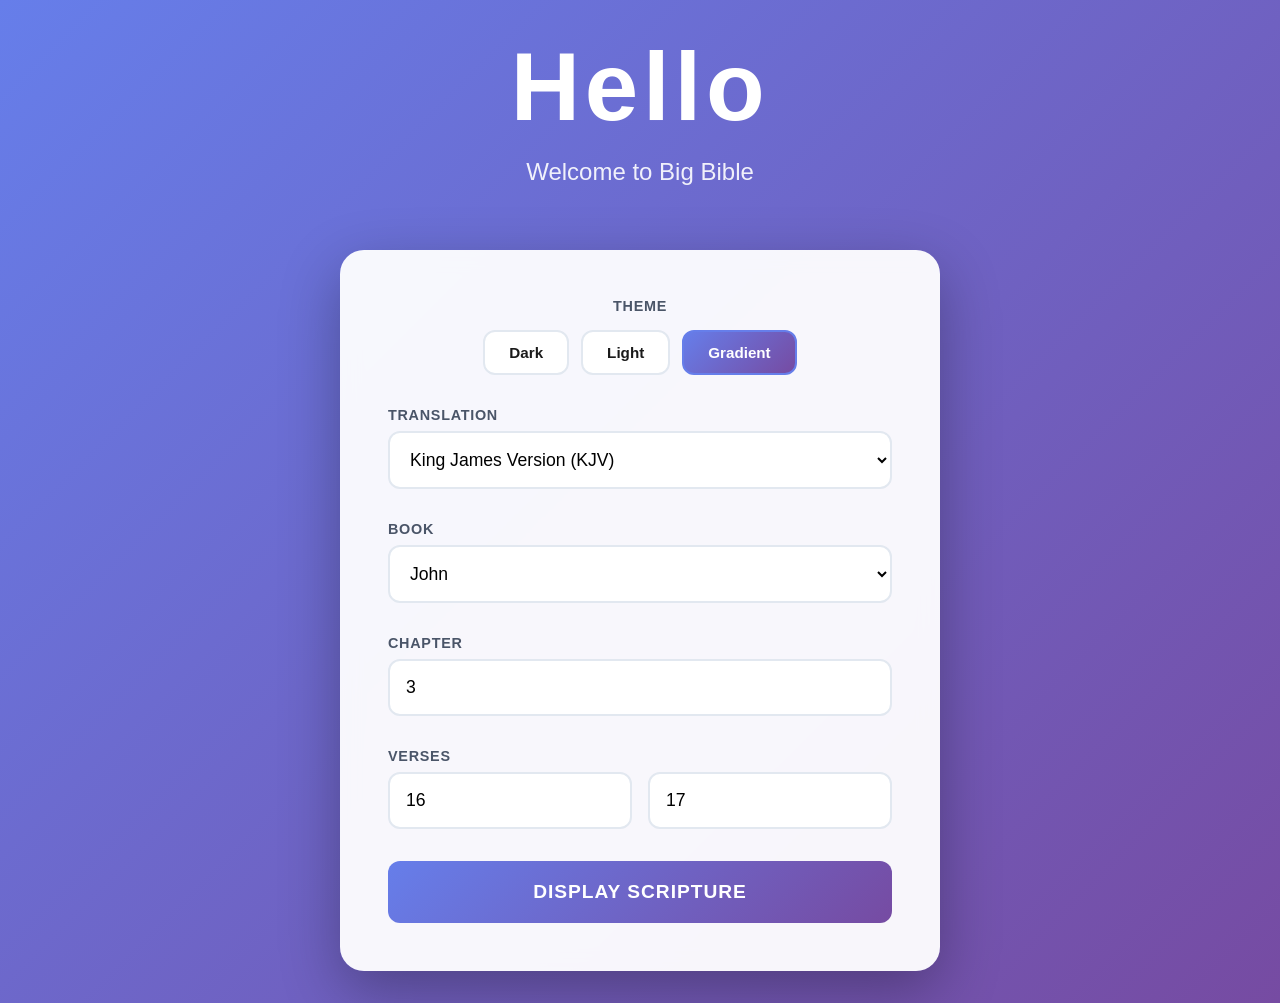
<file: index.html>
<!DOCTYPE html>
<html lang="en">
<head>
    <meta charset="UTF-8">
    <meta name="viewport" content="width=device-width, initial-scale=1.0">
    <meta name="description" content="A beautiful Bible verse projector for displaying scripture in presentations and worship services">
    <meta name="keywords" content="bible, scripture, projector, verses, worship">
    <title>Big Bible - Scripture Projector</title>
    <link rel="stylesheet" href="styles.css">
</head>
<body class="gradient-mode">
    <!-- Home Page -->
    <main class="home-page" id="homePage">
        <div class="hero">
            <h1>Hello</h1>
            <p>Welcome to Big Bible</p>
        </div>

        <div class="selection-card">
            <!-- Theme Selector -->
            <div class="theme-selector">
                <span class="theme-label">Theme</span>
                <div class="theme-buttons" role="group" aria-label="Theme selection">
                    <button type="button" class="theme-btn" data-theme="dark-mode" aria-label="Dark theme">Dark</button>
                    <button type="button" class="theme-btn" data-theme="light-mode" aria-label="Light theme">Light</button>
                    <button type="button" class="theme-btn active" data-theme="gradient-mode" aria-label="Gradient theme">Gradient</button>
                </div>
            </div>

            <!-- Scripture Selection Form -->
            <form id="bibleForm" aria-label="Scripture selection form">
                <div class="form-group">
                    <label for="translation">Translation</label>
                    <select id="translation" required aria-required="true">
                        <optgroup label="Popular Translations">
                            <option value="de4e12af7f28f599-02">New International Version (NIV)</option>
                            <option value="f421fe261da7624f-01">English Standard Version (ESV)</option>
                            <option value="7142879509583d59-01">New Living Translation (NLT)</option>
                            <option value="de4e12af7f28f599-01" selected>King James Version (KJV)</option>
                            <option value="2bcf7795d310e29c-01">New King James Version (NKJV)</option>
                            <option value="01b29f4b342acc35-01">Christian Standard Bible (CSB)</option>
                            <option value="65eec8e0b60e656b-01">New American Standard Bible (NASB)</option>
                        </optgroup>
                        <optgroup label="Free Translations">
                            <option value="9879dbb7cfe39e4d-01">World English Bible (WEB)</option>
                            <option value="bba9f40183526463-01">American Standard Version (ASV)</option>
                            <option value="06125adad2d5898a-01">Bible in Basic English (BBE)</option>
                        </optgroup>
                    </select>
                </div>

                <div class="form-group">
                    <label for="book">Book</label>
                    <select id="book" required aria-required="true">
                        <!-- Old Testament -->
                        <optgroup label="Old Testament">
                            <option value="Genesis">Genesis</option>
                            <option value="Exodus">Exodus</option>
                            <option value="Leviticus">Leviticus</option>
                            <option value="Numbers">Numbers</option>
                            <option value="Deuteronomy">Deuteronomy</option>
                            <option value="Joshua">Joshua</option>
                            <option value="Judges">Judges</option>
                            <option value="Ruth">Ruth</option>
                            <option value="1Samuel">1 Samuel</option>
                            <option value="2Samuel">2 Samuel</option>
                            <option value="1Kings">1 Kings</option>
                            <option value="2Kings">2 Kings</option>
                            <option value="1Chronicles">1 Chronicles</option>
                            <option value="2Chronicles">2 Chronicles</option>
                            <option value="Ezra">Ezra</option>
                            <option value="Nehemiah">Nehemiah</option>
                            <option value="Esther">Esther</option>
                            <option value="Job">Job</option>
                            <option value="Psalms">Psalms</option>
                            <option value="Proverbs">Proverbs</option>
                            <option value="Ecclesiastes">Ecclesiastes</option>
                            <option value="SongofSolomon">Song of Solomon</option>
                            <option value="Isaiah">Isaiah</option>
                            <option value="Jeremiah">Jeremiah</option>
                            <option value="Lamentations">Lamentations</option>
                            <option value="Ezekiel">Ezekiel</option>
                            <option value="Daniel">Daniel</option>
                            <option value="Hosea">Hosea</option>
                            <option value="Joel">Joel</option>
                            <option value="Amos">Amos</option>
                            <option value="Obadiah">Obadiah</option>
                            <option value="Jonah">Jonah</option>
                            <option value="Micah">Micah</option>
                            <option value="Nahum">Nahum</option>
                            <option value="Habakkuk">Habakkuk</option>
                            <option value="Zephaniah">Zephaniah</option>
                            <option value="Haggai">Haggai</option>
                            <option value="Zechariah">Zechariah</option>
                            <option value="Malachi">Malachi</option>
                        </optgroup>

                        <!-- New Testament -->
                        <optgroup label="New Testament">
                            <option value="Matthew">Matthew</option>
                            <option value="Mark">Mark</option>
                            <option value="Luke">Luke</option>
                            <option value="John" selected>John</option>
                            <option value="Acts">Acts</option>
                            <option value="Romans">Romans</option>
                            <option value="1Corinthians">1 Corinthians</option>
                            <option value="2Corinthians">2 Corinthians</option>
                            <option value="Galatians">Galatians</option>
                            <option value="Ephesians">Ephesians</option>
                            <option value="Philippians">Philippians</option>
                            <option value="Colossians">Colossians</option>
                            <option value="1Thessalonians">1 Thessalonians</option>
                            <option value="2Thessalonians">2 Thessalonians</option>
                            <option value="1Timothy">1 Timothy</option>
                            <option value="2Timothy">2 Timothy</option>
                            <option value="Titus">Titus</option>
                            <option value="Philemon">Philemon</option>
                            <option value="Hebrews">Hebrews</option>
                            <option value="James">James</option>
                            <option value="1Peter">1 Peter</option>
                            <option value="2Peter">2 Peter</option>
                            <option value="1John">1 John</option>
                            <option value="2John">2 John</option>
                            <option value="3John">3 John</option>
                            <option value="Jude">Jude</option>
                            <option value="Revelation">Revelation</option>
                        </optgroup>
                    </select>
                </div>

                <div class="form-group">
                    <label for="chapter">Chapter</label>
                    <input type="number" id="chapter" min="1" value="3" required aria-required="true">
                </div>

                <div class="form-group">
                    <label>Verses</label>
                    <div class="verse-inputs">
                        <input type="number" id="verseStart" placeholder="From" min="1" value="16" required aria-required="true" aria-label="Starting verse">
                        <input type="number" id="verseEnd" placeholder="To" min="1" value="17" required aria-required="true" aria-label="Ending verse">
                    </div>
                </div>

                <button type="submit" class="submit-btn">Display Scripture</button>
            </form>
        </div>
    </main>

    <!-- Reader Page -->
    <div class="reader-page" id="readerPage" role="main" aria-live="polite">
        <div class="verse-container-wrapper">
            <div id="verseContainer" aria-live="polite" aria-atomic="true"></div>
        </div>

        <nav class="controls" aria-label="Scripture navigation and formatting controls">
            <button class="nav-btn" id="prevBtn" aria-label="Previous verse">
                <span aria-hidden="true">←</span> Previous
            </button>

            <div class="formatting-controls" role="group" aria-label="Text formatting controls">
                <div class="control-group">
                    <label class="control-label" for="fontSizeSlider">Font Size</label>
                    <div class="slider-container">
                        <input
                            type="range"
                            min="2"
                            max="6"
                            step="0.5"
                            value="4.5"
                            class="slider"
                            id="fontSizeSlider"
                            aria-label="Adjust font size"
                            aria-valuemin="2"
                            aria-valuemax="6"
                            aria-valuenow="4.5"
                        >
                        <span class="slider-value" id="fontSizeValue" aria-live="polite">4.5rem</span>
                    </div>
                </div>
                <div class="control-group">
                    <label class="control-label" for="fontWeightSlider">Font Weight</label>
                    <div class="slider-container">
                        <input
                            type="range"
                            min="100"
                            max="900"
                            step="100"
                            value="900"
                            class="slider"
                            id="fontWeightSlider"
                            aria-label="Adjust font weight"
                            aria-valuemin="100"
                            aria-valuemax="900"
                            aria-valuenow="900"
                        >
                        <span class="slider-value" id="fontWeightValue" aria-live="polite">900</span>
                    </div>
                </div>
            </div>

            <button class="nav-btn" id="nextBtn" aria-label="Next verse">
                Next <span aria-hidden="true">→</span>
            </button>

            <button class="nav-btn" id="homeBtn" aria-label="Return to home">Home</button>
            <button class="nav-btn presenter-btn" id="presenterBtn" aria-label="Start presenter mode">Presenter Mode</button>
        </nav>

        <!-- Horizontal Scripture Selector for Presenter Mode -->
        <div class="presenter-scripture-selector" id="presenterScriptureSelector">
            <form id="presenterForm" class="horizontal-form">
                <select id="presenterTranslation" class="compact-select" aria-label="Select translation">
                    <optgroup label="Popular">
                        <option value="de4e12af7f28f599-02">NIV</option>
                        <option value="f421fe261da7624f-01">ESV</option>
                        <option value="7142879509583d59-01">NLT</option>
                        <option value="de4e12af7f28f599-01" selected>KJV</option>
                        <option value="2bcf7795d310e29c-01">NKJV</option>
                        <option value="01b29f4b342acc35-01">CSB</option>
                        <option value="65eec8e0b60e656b-01">NASB</option>
                    </optgroup>
                    <optgroup label="Free">
                        <option value="9879dbb7cfe39e4d-01">WEB</option>
                        <option value="bba9f40183526463-01">ASV</option>
                        <option value="06125adad2d5898a-01">BBE</option>
                    </optgroup>
                </select>

                <select id="presenterBook" class="compact-select" aria-label="Select book">
                    <option value="Genesis">Genesis</option>
                    <option value="Exodus">Exodus</option>
                    <option value="Leviticus">Leviticus</option>
                    <option value="Numbers">Numbers</option>
                    <option value="Deuteronomy">Deuteronomy</option>
                    <option value="Joshua">Joshua</option>
                    <option value="Judges">Judges</option>
                    <option value="Ruth">Ruth</option>
                    <option value="1Samuel">1 Samuel</option>
                    <option value="2Samuel">2 Samuel</option>
                    <option value="1Kings">1 Kings</option>
                    <option value="2Kings">2 Kings</option>
                    <option value="1Chronicles">1 Chronicles</option>
                    <option value="2Chronicles">2 Chronicles</option>
                    <option value="Ezra">Ezra</option>
                    <option value="Nehemiah">Nehemiah</option>
                    <option value="Esther">Esther</option>
                    <option value="Job">Job</option>
                    <option value="Psalms">Psalms</option>
                    <option value="Proverbs">Proverbs</option>
                    <option value="Ecclesiastes">Ecclesiastes</option>
                    <option value="SongofSolomon">Song of Solomon</option>
                    <option value="Isaiah">Isaiah</option>
                    <option value="Jeremiah">Jeremiah</option>
                    <option value="Lamentations">Lamentations</option>
                    <option value="Ezekiel">Ezekiel</option>
                    <option value="Daniel">Daniel</option>
                    <option value="Hosea">Hosea</option>
                    <option value="Joel">Joel</option>
                    <option value="Amos">Amos</option>
                    <option value="Obadiah">Obadiah</option>
                    <option value="Jonah">Jonah</option>
                    <option value="Micah">Micah</option>
                    <option value="Nahum">Nahum</option>
                    <option value="Habakkuk">Habakkuk</option>
                    <option value="Zephaniah">Zephaniah</option>
                    <option value="Haggai">Haggai</option>
                    <option value="Zechariah">Zechariah</option>
                    <option value="Malachi">Malachi</option>
                    <option value="Matthew">Matthew</option>
                    <option value="Mark">Mark</option>
                    <option value="Luke">Luke</option>
                    <option value="John" selected>John</option>
                    <option value="Acts">Acts</option>
                    <option value="Romans">Romans</option>
                    <option value="1Corinthians">1 Corinthians</option>
                    <option value="2Corinthians">2 Corinthians</option>
                    <option value="Galatians">Galatians</option>
                    <option value="Ephesians">Ephesians</option>
                    <option value="Philippians">Philippians</option>
                    <option value="Colossians">Colossians</option>
                    <option value="1Thessalonians">1 Thessalonians</option>
                    <option value="2Thessalonians">2 Thessalonians</option>
                    <option value="1Timothy">1 Timothy</option>
                    <option value="2Timothy">2 Timothy</option>
                    <option value="Titus">Titus</option>
                    <option value="Philemon">Philemon</option>
                    <option value="Hebrews">Hebrews</option>
                    <option value="James">James</option>
                    <option value="1Peter">1 Peter</option>
                    <option value="2Peter">2 Peter</option>
                    <option value="1John">1 John</option>
                    <option value="2John">2 John</option>
                    <option value="3John">3 John</option>
                    <option value="Jude">Jude</option>
                    <option value="Revelation">Revelation</option>
                </select>

                <input type="number" id="presenterChapter" placeholder="Ch" min="1" value="3" class="compact-input" aria-label="Chapter">
                <input type="number" id="presenterVerseStart" placeholder="V" min="1" value="16" class="compact-input" aria-label="Starting verse">
                <span style="color: rgba(255,255,255,0.5); font-size: 0.85rem;">-</span>
                <input type="number" id="presenterVerseEnd" placeholder="V" min="1" value="17" class="compact-input" aria-label="Ending verse">

                <button type="submit" class="compact-btn">Load</button>
                <button type="button" class="compact-btn" id="exitPresenterBtn">Exit Presenter</button>
            </form>
        </div>
    </div>

    <script src="script.js"></script>
</body>
</html>
</file>
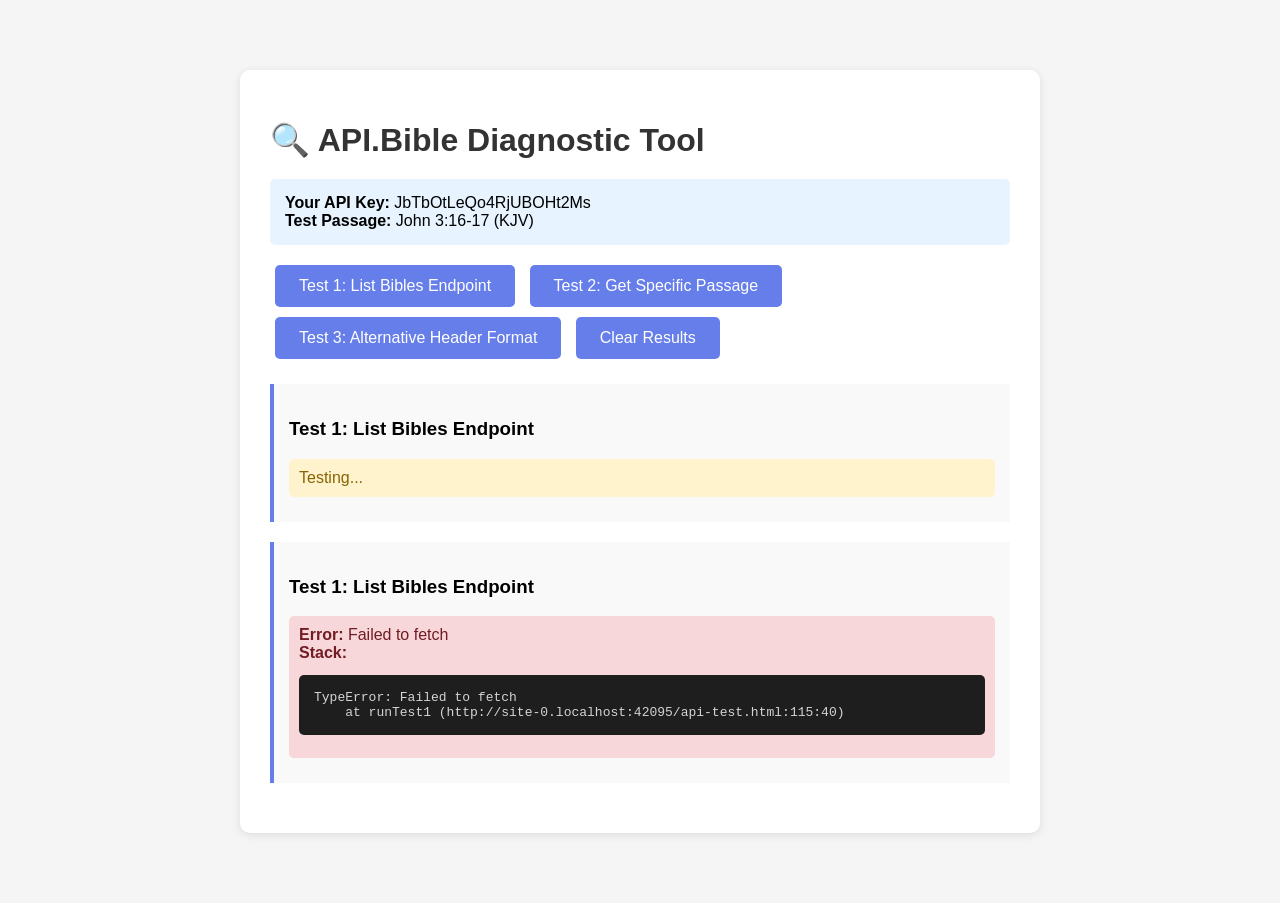
<file: api-test.html>
<!DOCTYPE html>
<html lang="en">
<head>
    <meta charset="UTF-8">
    <meta name="viewport" content="width=device-width, initial-scale=1.0">
    <title>API.Bible Diagnostic Test</title>
    <style>
        body {
            font-family: -apple-system, BlinkMacSystemFont, 'Segoe UI', Roboto, sans-serif;
            max-width: 800px;
            margin: 50px auto;
            padding: 20px;
            background: #f5f5f5;
        }
        .container {
            background: white;
            padding: 30px;
            border-radius: 10px;
            box-shadow: 0 2px 10px rgba(0,0,0,0.1);
        }
        h1 {
            color: #333;
            margin-bottom: 20px;
        }
        .test-section {
            margin: 20px 0;
            padding: 15px;
            background: #f9f9f9;
            border-left: 4px solid #667eea;
        }
        .status {
            padding: 10px;
            margin: 10px 0;
            border-radius: 5px;
        }
        .status.loading {
            background: #fff3cd;
            color: #856404;
        }
        .status.success {
            background: #d4edda;
            color: #155724;
        }
        .status.error {
            background: #f8d7da;
            color: #721c24;
        }
        pre {
            background: #1e1e1e;
            color: #d4d4d4;
            padding: 15px;
            border-radius: 5px;
            overflow-x: auto;
        }
        button {
            background: #667eea;
            color: white;
            border: none;
            padding: 12px 24px;
            border-radius: 5px;
            cursor: pointer;
            font-size: 16px;
            margin: 5px;
        }
        button:hover {
            background: #5568d3;
        }
        .info {
            background: #e7f3ff;
            padding: 15px;
            border-radius: 5px;
            margin: 15px 0;
        }
    </style>
</head>
<body>
    <div class="container">
        <h1>🔍 API.Bible Diagnostic Tool</h1>

        <div class="info">
            <strong>Your API Key:</strong> JbTbOtLeQo4RjUBOHt2Ms<br>
            <strong>Test Passage:</strong> John 3:16-17 (KJV)
        </div>

        <button onclick="runTest1()">Test 1: List Bibles Endpoint</button>
        <button onclick="runTest2()">Test 2: Get Specific Passage</button>
        <button onclick="runTest3()">Test 3: Alternative Header Format</button>
        <button onclick="clearResults()">Clear Results</button>

        <div id="results"></div>
    </div>

    <script>
        const API_KEY = 'JbTbOtLeQo4RjUBOHt2Ms';
        const resultsDiv = document.getElementById('results');

        function addResult(title, content, status = '') {
            const section = document.createElement('div');
            section.className = 'test-section';
            section.innerHTML = `
                <h3>${title}</h3>
                <div class="status ${status}">${content}</div>
            `;
            resultsDiv.appendChild(section);
        }

        function clearResults() {
            resultsDiv.innerHTML = '';
        }

        async function runTest1() {
            addResult('Test 1: List Bibles Endpoint', 'Testing...', 'loading');

            try {
                const response = await fetch('https://api.scripture.api.bible/v1/bibles', {
                    headers: {
                        'api-key': API_KEY
                    }
                });

                const responseText = await response.text();

                let result = `
                    <strong>Status:</strong> ${response.status} ${response.statusText}<br>
                    <strong>Headers:</strong><br>
                `;

                response.headers.forEach((value, key) => {
                    result += `${key}: ${value}<br>`;
                });

                if (response.ok) {
                    const data = JSON.parse(responseText);
                    result += `<br><strong>Result:</strong> ✅ SUCCESS! Found ${data.data?.length || 0} Bibles<br>`;
                    result += `<pre>${JSON.stringify(data, null, 2).substring(0, 500)}...</pre>`;
                    addResult('Test 1: List Bibles Endpoint', result, 'success');
                } else {
                    result += `<br><strong>Error:</strong><br><pre>${responseText}</pre>`;
                    addResult('Test 1: List Bibles Endpoint', result, 'error');
                }
            } catch (error) {
                addResult('Test 1: List Bibles Endpoint', `
                    <strong>Error:</strong> ${error.message}<br>
                    <strong>Stack:</strong><br><pre>${error.stack}</pre>
                `, 'error');
            }
        }

        async function runTest2() {
            addResult('Test 2: Get Passage (John 3:16-17)', 'Testing...', 'loading');

            try {
                const url = 'https://api.scripture.api.bible/v1/bibles/de4e12af7f28f599-01/passages/JHN.3.16-JHN.3.17?content-type=text&include-notes=false&include-titles=false&include-chapter-numbers=false&include-verse-numbers=true&include-verse-spans=false';

                const response = await fetch(url, {
                    headers: {
                        'api-key': API_KEY
                    }
                });

                const responseText = await response.text();

                let result = `
                    <strong>URL:</strong> ${url}<br>
                    <strong>Status:</strong> ${response.status} ${response.statusText}<br>
                    <strong>Headers:</strong><br>
                `;

                response.headers.forEach((value, key) => {
                    result += `${key}: ${value}<br>`;
                });

                if (response.ok) {
                    const data = JSON.parse(responseText);
                    result += `<br><strong>Result:</strong> ✅ SUCCESS!<br>`;
                    result += `<pre>${JSON.stringify(data, null, 2)}</pre>`;
                    addResult('Test 2: Get Passage', result, 'success');
                } else {
                    result += `<br><strong>Error Response:</strong><br><pre>${responseText}</pre>`;
                    addResult('Test 2: Get Passage', result, 'error');
                }
            } catch (error) {
                addResult('Test 2: Get Passage', `
                    <strong>Error:</strong> ${error.message}<br>
                    <strong>Stack:</strong><br><pre>${error.stack}</pre>
                `, 'error');
            }
        }

        async function runTest3() {
            addResult('Test 3: Alternative Header Formats', 'Testing multiple header formats...', 'loading');

            const headerFormats = [
                { name: 'Standard (api-key)', headers: { 'api-key': API_KEY } },
                { name: 'Uppercase (Api-Key)', headers: { 'Api-Key': API_KEY } },
                { name: 'Bearer Token', headers: { 'Authorization': `Bearer ${API_KEY}` } },
                { name: 'X-API-Key', headers: { 'X-API-Key': API_KEY } }
            ];

            for (const format of headerFormats) {
                try {
                    const response = await fetch('https://api.scripture.api.bible/v1/bibles', {
                        headers: format.headers
                    });

                    const status = response.ok ? '✅' : '❌';
                    const result = `
                        ${status} <strong>${format.name}:</strong> ${response.status} ${response.statusText}<br>
                        Headers sent: <pre>${JSON.stringify(format.headers, null, 2)}</pre>
                    `;

                    addResult(`Test 3: ${format.name}`, result, response.ok ? 'success' : 'error');
                } catch (error) {
                    addResult(`Test 3: ${format.name}`, `Error: ${error.message}`, 'error');
                }

                // Small delay between tests
                await new Promise(resolve => setTimeout(resolve, 500));
            }
        }

        // Auto-run Test 1 on load
        window.addEventListener('load', () => {
            setTimeout(runTest1, 1000);
        });
    </script>
</body>
</html>
</file>
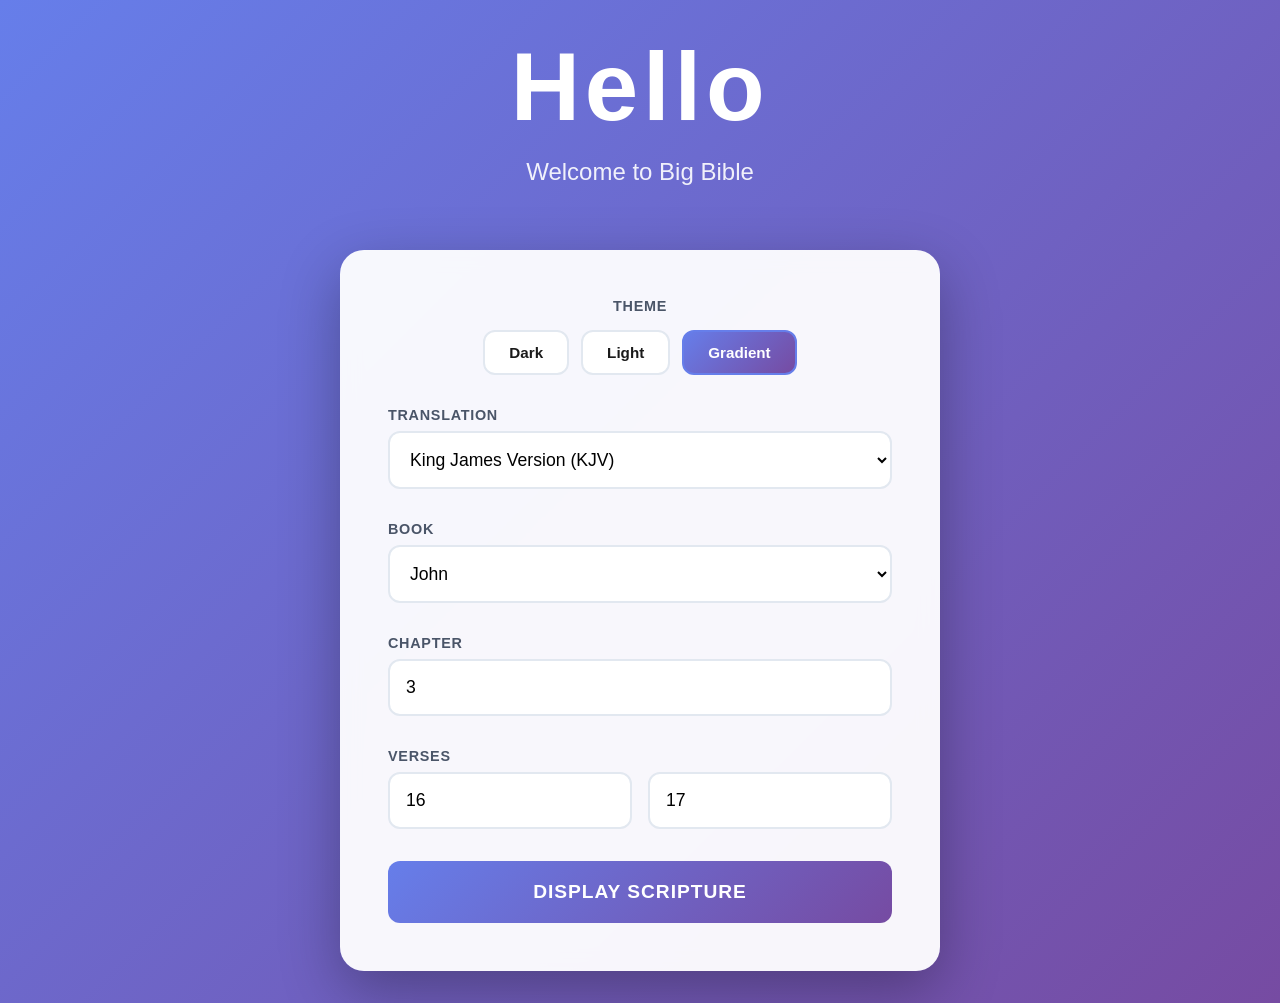
<file: big-bible-standalone.html>
<!DOCTYPE html>
<html lang="en">
<head>
    <meta charset="UTF-8">
    <meta name="viewport" content="width=device-width, initial-scale=1.0">
    <title>Big Bible - Scripture Projector</title>
    <style>
/* ==========================================
   RESET & BASE STYLES
   ========================================== */

* {
    margin: 0;
    padding: 0;
    box-sizing: border-box;
}

body {
    font-family: -apple-system, BlinkMacSystemFont, 'Segoe UI', Roboto, Oxygen, Ubuntu, Cantarell, sans-serif;
    min-height: 100vh;
    overflow-x: hidden;
    transition: background 0.5s ease;
}

/* ==========================================
   THEME STYLES
   ========================================== */

body.gradient-mode {
    background: linear-gradient(135deg, #667eea 0%, #764ba2 100%);
}

body.dark-mode {
    background: #1a1a1a;
}

body.light-mode {
    background: #ffffff;
}

/* ==========================================
   HOME PAGE
   ========================================== */

.home-page {
    display: flex;
    flex-direction: column;
    justify-content: center;
    align-items: center;
    min-height: 100vh;
    padding: 2rem;
}

/* Hero Section */
.hero {
    text-align: center;
    margin-bottom: 4rem;
    animation: fadeInDown 0.8s ease-out;
}

.hero h1 {
    font-size: clamp(3rem, 10vw, 6rem);
    font-weight: 900;
    color: white;
    margin-bottom: 1rem;
    letter-spacing: 0.05em;
    transition: color 0.5s ease;
}

.hero p {
    font-size: clamp(1rem, 3vw, 1.5rem);
    color: rgba(255, 255, 255, 0.9);
    font-weight: 300;
    transition: color 0.5s ease;
}

body.light-mode .hero h1,
body.light-mode .hero p {
    color: #000000;
}

/* Selection Card */
.selection-card {
    background: rgba(255, 255, 255, 0.95);
    backdrop-filter: blur(10px);
    border-radius: 24px;
    padding: 3rem;
    box-shadow: 0 20px 60px rgba(0, 0, 0, 0.3);
    max-width: 600px;
    width: 100%;
    animation: fadeInUp 0.8s ease-out 0.2s backwards;
}

body.light-mode .selection-card {
    box-shadow: 0 25px 80px rgba(0, 0, 0, 0.5), 0 10px 30px rgba(0, 0, 0, 0.3);
}

/* ==========================================
   THEME SELECTOR
   ========================================== */

.theme-selector {
    margin-bottom: 2rem;
    text-align: center;
}

.theme-label {
    display: block;
    font-size: 0.9rem;
    font-weight: 600;
    color: #4a5568;
    margin-bottom: 1rem;
    text-transform: uppercase;
    letter-spacing: 0.05em;
}

.theme-buttons {
    display: flex;
    gap: 0.75rem;
    justify-content: center;
    flex-wrap: wrap;
}

.theme-btn {
    padding: 0.75rem 1.5rem;
    font-size: 0.95rem;
    font-weight: 600;
    border: 2px solid #e2e8f0;
    border-radius: 12px;
    background: white;
    color: #1a1a1a;
    cursor: pointer;
    transition: all 0.3s ease;
    font-family: inherit;
}

.theme-btn:hover {
    transform: translateY(-2px);
    box-shadow: 0 4px 12px rgba(0, 0, 0, 0.1);
}

.theme-btn:focus {
    outline: 2px solid #667eea;
    outline-offset: 2px;
}

.theme-btn.active {
    background: linear-gradient(135deg, #667eea 0%, #764ba2 100%);
    color: white;
    border-color: #667eea;
}

/* ==========================================
   FORM STYLES
   ========================================== */

.form-group {
    margin-bottom: 2rem;
}

label {
    display: block;
    font-size: 0.9rem;
    font-weight: 600;
    color: #4a5568;
    margin-bottom: 0.5rem;
    text-transform: uppercase;
    letter-spacing: 0.05em;
}

select,
input {
    width: 100%;
    padding: 1rem;
    font-size: 1.1rem;
    border: 2px solid #e2e8f0;
    border-radius: 12px;
    background: white;
    transition: all 0.3s ease;
    font-family: inherit;
}

select:focus,
input:focus {
    outline: none;
    border-color: #667eea;
    box-shadow: 0 0 0 3px rgba(102, 126, 234, 0.1);
}

select:hover,
input:hover {
    border-color: #cbd5e0;
}

.verse-inputs {
    display: grid;
    grid-template-columns: 1fr 1fr;
    gap: 1rem;
}

.submit-btn {
    width: 100%;
    padding: 1.25rem;
    font-size: 1.2rem;
    font-weight: 600;
    color: white;
    background: linear-gradient(135deg, #667eea 0%, #764ba2 100%);
    border: none;
    border-radius: 12px;
    cursor: pointer;
    transition: all 0.3s ease;
    text-transform: uppercase;
    letter-spacing: 0.05em;
    font-family: inherit;
}

.submit-btn:hover {
    transform: translateY(-2px);
    box-shadow: 0 10px 30px rgba(102, 126, 234, 0.4);
}

.submit-btn:active {
    transform: translateY(0);
}

.submit-btn:focus {
    outline: 2px solid white;
    outline-offset: 2px;
}

/* ==========================================
   READER PAGE
   ========================================== */

.reader-page {
    display: none;
    height: 100vh;
    overflow: hidden;
    position: relative;
}

.reader-page.active {
    display: flex;
    flex-direction: column;
}

.verse-container-wrapper {
    flex: 1;
    display: flex;
    flex-direction: column;
    justify-content: center;
    align-items: center;
    overflow: auto;
    padding: 3rem;
    min-height: 0;
    margin-bottom: 140px;
}

#verseContainer {
    display: flex;
    flex-direction: column;
    align-items: center;
    justify-content: center;
    width: 100%;
    min-height: 100%;
}

/* Verse Display */
.verse-display {
    color: white;
    font-size: 4.5rem;
    line-height: 1.6;
    max-width: 1400px;
    width: 100%;
    font-weight: 900;
    text-shadow: 0 2px 20px rgba(0, 0, 0, 0.2);
    margin-bottom: 1rem;
    transition: all 0.3s ease;
    text-align: center;
}

.reference {
    color: rgba(255, 255, 255, 0.9);
    font-size: 1.8rem;
    font-weight: 400;
    max-width: 1400px;
    width: 100%;
    text-align: right;
    transition: color 0.5s ease;
}

/* Theme-specific verse styles */
body.dark-mode .verse-display {
    color: white;
}

body.dark-mode .reference {
    color: rgba(255, 255, 255, 0.9);
}

body.light-mode .verse-display {
    color: #000000;
    text-shadow: none;
}

body.light-mode .reference {
    color: #000000;
}

body.gradient-mode .verse-display {
    color: white;
}

body.gradient-mode .reference {
    color: rgba(255, 255, 255, 0.9);
}

/* Loading State */
.loading {
    color: white;
    font-size: 2rem;
    text-align: center;
}

body.light-mode .loading {
    color: #000000;
}

/* ==========================================
   CONTROLS
   ========================================== */

.controls {
    position: fixed;
    bottom: 0;
    left: 0;
    right: 0;
    display: grid;
    grid-template-columns: auto 1fr auto;
    grid-template-rows: auto auto;
    gap: 0.5rem;
    align-items: center;
    max-width: 700px;
    margin: 0 auto;
    padding: 0.75rem 1rem;
    background: transparent;
    z-index: 1000;
}

#prevBtn {
    grid-column: 1;
    grid-row: 1;
}

.formatting-controls {
    grid-column: 2;
    grid-row: 1;
    display: flex;
    gap: 1rem;
    background: rgba(255, 255, 255, 0.15);
    backdrop-filter: blur(10px);
    padding: 0.5rem 1rem;
    border-radius: 8px;
    border: 2px solid rgba(255, 255, 255, 0.2);
    align-items: center;
    justify-content: center;
}

#nextBtn {
    grid-column: 3;
    grid-row: 1;
}

#homeBtn {
    grid-column: 2;
    grid-row: 2;
    justify-self: center;
    width: auto;
    padding: 0.5rem 1.25rem;
    font-size: 0.9rem;
}

/* Navigation Buttons */
.nav-btn {
    padding: 0.75rem 2rem;
    font-size: 1rem;
    background: rgba(255, 255, 255, 0.2);
    backdrop-filter: blur(10px);
    border: 2px solid rgba(255, 255, 255, 0.3);
    color: white;
    border-radius: 12px;
    cursor: pointer;
    transition: all 0.3s ease;
    font-family: inherit;
}

.nav-btn:hover:not(:disabled) {
    background: rgba(255, 255, 255, 0.3);
    transform: translateY(-2px);
}

.nav-btn:focus {
    outline: 2px solid white;
    outline-offset: 2px;
}

.nav-btn:active:not(:disabled) {
    transform: translateY(0);
}

.nav-btn:disabled {
    opacity: 0.3;
    cursor: not-allowed;
}

/* Control Groups */
.control-group {
    display: flex;
    flex-direction: column;
    gap: 0.3rem;
    min-width: 110px;
}

.control-label {
    color: white;
    font-size: 0.6rem;
    font-weight: 600;
    text-transform: uppercase;
    letter-spacing: 0.05em;
    opacity: 0.9;
}

/* Sliders */
.slider-container {
    display: flex;
    align-items: center;
    gap: 0.4rem;
}

.slider {
    flex: 1;
    -webkit-appearance: none;
    appearance: none;
    height: 3px;
    background: rgba(255, 255, 255, 0.3);
    border-radius: 2px;
    outline: none;
    cursor: pointer;
}

.slider:focus {
    outline: 2px solid white;
    outline-offset: 2px;
}

.slider::-webkit-slider-thumb {
    -webkit-appearance: none;
    appearance: none;
    width: 12px;
    height: 12px;
    background: white;
    border-radius: 50%;
    cursor: pointer;
    box-shadow: 0 2px 6px rgba(0, 0, 0, 0.3);
    transition: transform 0.2s ease;
}

.slider::-webkit-slider-thumb:hover {
    transform: scale(1.2);
}

.slider::-moz-range-thumb {
    width: 12px;
    height: 12px;
    background: white;
    border-radius: 50%;
    cursor: pointer;
    border: none;
    box-shadow: 0 2px 6px rgba(0, 0, 0, 0.3);
    transition: transform 0.2s ease;
}

.slider::-moz-range-thumb:hover {
    transform: scale(1.2);
}

.slider-value {
    color: white;
    font-size: 0.65rem;
    font-weight: 600;
    min-width: 40px;
    text-align: right;
}

/* Light Mode Control Overrides */
body.light-mode .control-label {
    color: #000000;
}

body.light-mode .slider-value {
    color: #000000;
}

body.light-mode .nav-btn {
    color: #000000;
    background: rgba(0, 0, 0, 0.1);
    border-color: rgba(0, 0, 0, 0.3);
}

body.light-mode .nav-btn:hover:not(:disabled) {
    background: rgba(0, 0, 0, 0.2);
}

body.light-mode .formatting-controls {
    background: rgba(0, 0, 0, 0.08);
    border-color: rgba(0, 0, 0, 0.2);
}

body.light-mode .slider {
    background: rgba(0, 0, 0, 0.2);
}

body.light-mode .slider::-webkit-slider-thumb {
    background: #000000;
}

body.light-mode .slider::-moz-range-thumb {
    background: #000000;
}

body.light-mode .slider:focus {
    outline-color: #000000;
}

body.light-mode .nav-btn:focus {
    outline-color: #000000;
}

/* ==========================================
   ANIMATIONS
   ========================================== */

@keyframes fadeInDown {
    from {
        opacity: 0;
        transform: translateY(-30px);
    }
    to {
        opacity: 1;
        transform: translateY(0);
    }
}

@keyframes fadeInUp {
    from {
        opacity: 0;
        transform: translateY(30px);
    }
    to {
        opacity: 1;
        transform: translateY(0);
    }
}

/* ==========================================
   RESPONSIVE DESIGN
   ========================================== */

@media (max-width: 768px) {
    .selection-card {
        padding: 2rem;
    }

    .verse-display {
        font-size: clamp(2rem, 8vw, 4.5rem);
    }

    .reference {
        font-size: clamp(1rem, 4vw, 1.8rem);
    }

    .controls {
        grid-template-columns: 1fr;
        grid-template-rows: auto auto auto;
        gap: 0.5rem;
        max-width: 100%;
    }

    #prevBtn,
    #nextBtn,
    #homeBtn {
        grid-column: 1;
    }

    #prevBtn {
        grid-row: 1;
    }

    .formatting-controls {
        grid-row: 2;
        flex-direction: column;
        gap: 0.75rem;
    }

    #nextBtn {
        grid-row: 3;
    }

    #homeBtn {
        grid-row: 4;
    }

    .nav-btn {
        padding: 0.6rem 1.5rem;
        font-size: 0.9rem;
    }

    .verse-container-wrapper {
        margin-bottom: 280px;
        padding: 2rem 1rem;
    }
}

@media (max-width: 480px) {
    .theme-buttons {
        flex-direction: column;
    }

    .theme-btn {
        width: 100%;
    }

    .verse-inputs {
        grid-template-columns: 1fr;
    }
}

/* ==========================================
   PRESENTER MODE
   ========================================== */

.presenter-btn {
    grid-column: 1 / -1;
    grid-row: 3;
    justify-self: center;
    width: auto;
    padding: 0.5rem 1.25rem;
    font-size: 0.9rem;
    margin-top: 0.5rem;
}

.reader-page.presenter-mode .verse-container-wrapper {
    margin-bottom: 180px;
    padding: 2rem;
}

.presenter-view {
    width: 100%;
    max-width: 100%;
}

.preview-panels {
    display: grid;
    grid-template-columns: repeat(3, 1fr);
    gap: 1.5rem;
    width: 100%;
    margin-bottom: 2rem;
}

.preview-panel {
    background: rgba(255, 255, 255, 0.1);
    backdrop-filter: blur(10px);
    border: 2px solid rgba(255, 255, 255, 0.2);
    border-radius: 12px;
    overflow: hidden;
}

.panel-label {
    background: rgba(255, 255, 255, 0.15);
    color: white;
    padding: 0.5rem 1rem;
    font-size: 0.75rem;
    font-weight: 600;
    text-transform: uppercase;
    letter-spacing: 0.05em;
    border-bottom: 2px solid rgba(255, 255, 255, 0.2);
}

.panel-content {
    padding: 1.5rem;
    min-height: 200px;
    display: flex;
    flex-direction: column;
    justify-content: center;
}

.preview-verse {
    color: white;
    font-size: 1.2rem;
    line-height: 1.6;
    font-weight: 500;
}

.preview-verse.current {
    font-size: 1.4rem;
    font-weight: 700;
}

.preview-reference {
    color: rgba(255, 255, 255, 0.8);
    font-size: 0.9rem;
    margin-top: 1rem;
    text-align: right;
}

.preview-empty {
    color: rgba(255, 255, 255, 0.5);
    font-size: 1rem;
    text-align: center;
    font-style: italic;
}

.current-panel {
    border-color: rgba(255, 255, 255, 0.5);
    background: rgba(255, 255, 255, 0.15);
}

body.light-mode .panel-label,
body.light-mode .preview-verse,
body.light-mode .preview-reference,
body.light-mode .preview-empty {
    color: #000000;
}

body.light-mode .preview-verse.current {
    color: #000000;
}

body.light-mode .preview-reference {
    color: rgba(0, 0, 0, 0.7);
}

body.light-mode .preview-empty {
    color: rgba(0, 0, 0, 0.4);
}

/* Horizontal Scripture Selector */
.presenter-scripture-selector {
    display: none;
    position: fixed;
    bottom: 0;
    left: 0;
    right: 0;
    background: rgba(0, 0, 0, 0.9);
    backdrop-filter: blur(10px);
    padding: 0.5rem 1rem;
    border-top: 2px solid rgba(255, 255, 255, 0.2);
    z-index: 1001;
}

.reader-page.presenter-mode .presenter-scripture-selector {
    display: block;
}

.reader-page.presenter-mode .controls {
    bottom: 50px;
}

.horizontal-form {
    display: flex;
    gap: 0.5rem;
    align-items: center;
    justify-content: center;
    flex-wrap: nowrap;
    max-width: 100%;
    margin: 0 auto;
}

.compact-select,
.compact-input,
.compact-btn {
    padding: 0.4rem 0.6rem;
    font-size: 0.85rem;
    border: 2px solid rgba(255, 255, 255, 0.3);
    border-radius: 6px;
    background: rgba(255, 255, 255, 0.1);
    color: white;
    font-family: inherit;
    transition: all 0.3s ease;
}

.compact-select {
    min-width: 70px;
    max-width: 120px;
}

.compact-input {
    width: 50px;
}

.compact-btn {
    background: rgba(255, 255, 255, 0.2);
    cursor: pointer;
    font-weight: 600;
    text-transform: uppercase;
    letter-spacing: 0.05em;
    white-space: nowrap;
    padding: 0.4rem 0.8rem;
}

.compact-select:focus,
.compact-input:focus,
.compact-btn:focus {
    outline: 2px solid white;
    outline-offset: 2px;
    border-color: white;
}

.compact-btn:hover {
    background: rgba(255, 255, 255, 0.3);
    transform: translateY(-2px);
}

.compact-btn:active {
    transform: translateY(0);
}

.compact-select option,
.compact-select optgroup {
    background: #1a1a1a;
    color: white;
}

/* ==========================================
   PRINT STYLES
   ========================================== */

@media print {
    .controls,
    .theme-selector,
    .submit-btn,
    .presenter-scripture-selector {
        display: none;
    }

    .verse-display,
    .reference {
        color: #000000;
        text-shadow: none;
    }

    body {
        background: white;
    }
}
    </style>
</head>
<body class="gradient-mode">
    <!-- Home Page -->
    <main class="home-page" id="homePage">
        <div class="hero">
            <h1>Hello</h1>
            <p>Welcome to Big Bible</p>
        </div>

        <div class="selection-card">
            <!-- Theme Selector -->
            <div class="theme-selector">
                <span class="theme-label">Theme</span>
                <div class="theme-buttons" role="group" aria-label="Theme selection">
                    <button type="button" class="theme-btn" data-theme="dark-mode" aria-label="Dark theme">Dark</button>
                    <button type="button" class="theme-btn" data-theme="light-mode" aria-label="Light theme">Light</button>
                    <button type="button" class="theme-btn active" data-theme="gradient-mode" aria-label="Gradient theme">Gradient</button>
                </div>
            </div>

            <!-- Scripture Selection Form -->
            <form id="bibleForm" aria-label="Scripture selection form">
                <div class="form-group">
                    <label for="translation">Translation</label>
                    <select id="translation" required aria-required="true">
                        <optgroup label="Popular Translations">
                            <option value="de4e12af7f28f599-02">New International Version (NIV)</option>
                            <option value="f421fe261da7624f-01">English Standard Version (ESV)</option>
                            <option value="7142879509583d59-01">New Living Translation (NLT)</option>
                            <option value="de4e12af7f28f599-01" selected>King James Version (KJV)</option>
                            <option value="2bcf7795d310e29c-01">New King James Version (NKJV)</option>
                            <option value="01b29f4b342acc35-01">Christian Standard Bible (CSB)</option>
                            <option value="65eec8e0b60e656b-01">New American Standard Bible (NASB)</option>
                        </optgroup>
                        <optgroup label="Free Translations">
                            <option value="9879dbb7cfe39e4d-01">World English Bible (WEB)</option>
                            <option value="bba9f40183526463-01">American Standard Version (ASV)</option>
                            <option value="06125adad2d5898a-01">Bible in Basic English (BBE)</option>
                        </optgroup>
                    </select>
                </div>

                <div class="form-group">
                    <label for="book">Book</label>
                    <select id="book" required aria-required="true">
                        <!-- Old Testament -->
                        <optgroup label="Old Testament">
                            <option value="Genesis">Genesis</option>
                            <option value="Exodus">Exodus</option>
                            <option value="Leviticus">Leviticus</option>
                            <option value="Numbers">Numbers</option>
                            <option value="Deuteronomy">Deuteronomy</option>
                            <option value="Joshua">Joshua</option>
                            <option value="Judges">Judges</option>
                            <option value="Ruth">Ruth</option>
                            <option value="1Samuel">1 Samuel</option>
                            <option value="2Samuel">2 Samuel</option>
                            <option value="1Kings">1 Kings</option>
                            <option value="2Kings">2 Kings</option>
                            <option value="1Chronicles">1 Chronicles</option>
                            <option value="2Chronicles">2 Chronicles</option>
                            <option value="Ezra">Ezra</option>
                            <option value="Nehemiah">Nehemiah</option>
                            <option value="Esther">Esther</option>
                            <option value="Job">Job</option>
                            <option value="Psalms">Psalms</option>
                            <option value="Proverbs">Proverbs</option>
                            <option value="Ecclesiastes">Ecclesiastes</option>
                            <option value="SongofSolomon">Song of Solomon</option>
                            <option value="Isaiah">Isaiah</option>
                            <option value="Jeremiah">Jeremiah</option>
                            <option value="Lamentations">Lamentations</option>
                            <option value="Ezekiel">Ezekiel</option>
                            <option value="Daniel">Daniel</option>
                            <option value="Hosea">Hosea</option>
                            <option value="Joel">Joel</option>
                            <option value="Amos">Amos</option>
                            <option value="Obadiah">Obadiah</option>
                            <option value="Jonah">Jonah</option>
                            <option value="Micah">Micah</option>
                            <option value="Nahum">Nahum</option>
                            <option value="Habakkuk">Habakkuk</option>
                            <option value="Zephaniah">Zephaniah</option>
                            <option value="Haggai">Haggai</option>
                            <option value="Zechariah">Zechariah</option>
                            <option value="Malachi">Malachi</option>
                        </optgroup>

                        <!-- New Testament -->
                        <optgroup label="New Testament">
                            <option value="Matthew">Matthew</option>
                            <option value="Mark">Mark</option>
                            <option value="Luke">Luke</option>
                            <option value="John" selected>John</option>
                            <option value="Acts">Acts</option>
                            <option value="Romans">Romans</option>
                            <option value="1Corinthians">1 Corinthians</option>
                            <option value="2Corinthians">2 Corinthians</option>
                            <option value="Galatians">Galatians</option>
                            <option value="Ephesians">Ephesians</option>
                            <option value="Philippians">Philippians</option>
                            <option value="Colossians">Colossians</option>
                            <option value="1Thessalonians">1 Thessalonians</option>
                            <option value="2Thessalonians">2 Thessalonians</option>
                            <option value="1Timothy">1 Timothy</option>
                            <option value="2Timothy">2 Timothy</option>
                            <option value="Titus">Titus</option>
                            <option value="Philemon">Philemon</option>
                            <option value="Hebrews">Hebrews</option>
                            <option value="James">James</option>
                            <option value="1Peter">1 Peter</option>
                            <option value="2Peter">2 Peter</option>
                            <option value="1John">1 John</option>
                            <option value="2John">2 John</option>
                            <option value="3John">3 John</option>
                            <option value="Jude">Jude</option>
                            <option value="Revelation">Revelation</option>
                        </optgroup>
                    </select>
                </div>

                <div class="form-group">
                    <label for="chapter">Chapter</label>
                    <input type="number" id="chapter" min="1" value="3" required aria-required="true">
                </div>

                <div class="form-group">
                    <label>Verses</label>
                    <div class="verse-inputs">
                        <input type="number" id="verseStart" placeholder="From" min="1" value="16" required aria-required="true" aria-label="Starting verse">
                        <input type="number" id="verseEnd" placeholder="To" min="1" value="17" required aria-required="true" aria-label="Ending verse">
                    </div>
                </div>

                <button type="submit" class="submit-btn">Display Scripture</button>
            </form>
        </div>
    </main>

    <!-- Reader Page -->
    <div class="reader-page" id="readerPage" role="main" aria-live="polite">
        <div class="verse-container-wrapper">
            <div id="verseContainer" aria-live="polite" aria-atomic="true"></div>
        </div>

        <nav class="controls" aria-label="Scripture navigation and formatting controls">
            <button class="nav-btn" id="prevBtn" aria-label="Previous verse">
                <span aria-hidden="true">←</span> Previous
            </button>

            <div class="formatting-controls" role="group" aria-label="Text formatting controls">
                <div class="control-group">
                    <label class="control-label" for="fontSizeSlider">Font Size</label>
                    <div class="slider-container">
                        <input
                            type="range"
                            min="2"
                            max="6"
                            step="0.5"
                            value="4.5"
                            class="slider"
                            id="fontSizeSlider"
                            aria-label="Adjust font size"
                            aria-valuemin="2"
                            aria-valuemax="6"
                            aria-valuenow="4.5"
                        >
                        <span class="slider-value" id="fontSizeValue" aria-live="polite">4.5rem</span>
                    </div>
                </div>
                <div class="control-group">
                    <label class="control-label" for="fontWeightSlider">Font Weight</label>
                    <div class="slider-container">
                        <input
                            type="range"
                            min="100"
                            max="900"
                            step="100"
                            value="900"
                            class="slider"
                            id="fontWeightSlider"
                            aria-label="Adjust font weight"
                            aria-valuemin="100"
                            aria-valuemax="900"
                            aria-valuenow="900"
                        >
                        <span class="slider-value" id="fontWeightValue" aria-live="polite">900</span>
                    </div>
                </div>
            </div>

            <button class="nav-btn" id="nextBtn" aria-label="Next verse">
                Next <span aria-hidden="true">→</span>
            </button>

            <button class="nav-btn" id="homeBtn" aria-label="Return to home">Home</button>
            <button class="nav-btn presenter-btn" id="presenterBtn" aria-label="Start presenter mode">Presenter Mode</button>
        </nav>

        <!-- Horizontal Scripture Selector for Presenter Mode -->
        <div class="presenter-scripture-selector" id="presenterScriptureSelector">
            <form id="presenterForm" class="horizontal-form">
                <select id="presenterTranslation" class="compact-select" aria-label="Select translation">
                    <optgroup label="Popular">
                        <option value="de4e12af7f28f599-02">NIV</option>
                        <option value="f421fe261da7624f-01">ESV</option>
                        <option value="7142879509583d59-01">NLT</option>
                        <option value="de4e12af7f28f599-01" selected>KJV</option>
                        <option value="2bcf7795d310e29c-01">NKJV</option>
                        <option value="01b29f4b342acc35-01">CSB</option>
                        <option value="65eec8e0b60e656b-01">NASB</option>
                    </optgroup>
                    <optgroup label="Free">
                        <option value="9879dbb7cfe39e4d-01">WEB</option>
                        <option value="bba9f40183526463-01">ASV</option>
                        <option value="06125adad2d5898a-01">BBE</option>
                    </optgroup>
                </select>

                <select id="presenterBook" class="compact-select" aria-label="Select book">
                    <option value="Genesis">Genesis</option>
                    <option value="Exodus">Exodus</option>
                    <option value="Leviticus">Leviticus</option>
                    <option value="Numbers">Numbers</option>
                    <option value="Deuteronomy">Deuteronomy</option>
                    <option value="Joshua">Joshua</option>
                    <option value="Judges">Judges</option>
                    <option value="Ruth">Ruth</option>
                    <option value="1Samuel">1 Samuel</option>
                    <option value="2Samuel">2 Samuel</option>
                    <option value="1Kings">1 Kings</option>
                    <option value="2Kings">2 Kings</option>
                    <option value="1Chronicles">1 Chronicles</option>
                    <option value="2Chronicles">2 Chronicles</option>
                    <option value="Ezra">Ezra</option>
                    <option value="Nehemiah">Nehemiah</option>
                    <option value="Esther">Esther</option>
                    <option value="Job">Job</option>
                    <option value="Psalms">Psalms</option>
                    <option value="Proverbs">Proverbs</option>
                    <option value="Ecclesiastes">Ecclesiastes</option>
                    <option value="SongofSolomon">Song of Solomon</option>
                    <option value="Isaiah">Isaiah</option>
                    <option value="Jeremiah">Jeremiah</option>
                    <option value="Lamentations">Lamentations</option>
                    <option value="Ezekiel">Ezekiel</option>
                    <option value="Daniel">Daniel</option>
                    <option value="Hosea">Hosea</option>
                    <option value="Joel">Joel</option>
                    <option value="Amos">Amos</option>
                    <option value="Obadiah">Obadiah</option>
                    <option value="Jonah">Jonah</option>
                    <option value="Micah">Micah</option>
                    <option value="Nahum">Nahum</option>
                    <option value="Habakkuk">Habakkuk</option>
                    <option value="Zephaniah">Zephaniah</option>
                    <option value="Haggai">Haggai</option>
                    <option value="Zechariah">Zechariah</option>
                    <option value="Malachi">Malachi</option>
                    <option value="Matthew">Matthew</option>
                    <option value="Mark">Mark</option>
                    <option value="Luke">Luke</option>
                    <option value="John" selected>John</option>
                    <option value="Acts">Acts</option>
                    <option value="Romans">Romans</option>
                    <option value="1Corinthians">1 Corinthians</option>
                    <option value="2Corinthians">2 Corinthians</option>
                    <option value="Galatians">Galatians</option>
                    <option value="Ephesians">Ephesians</option>
                    <option value="Philippians">Philippians</option>
                    <option value="Colossians">Colossians</option>
                    <option value="1Thessalonians">1 Thessalonians</option>
                    <option value="2Thessalonians">2 Thessalonians</option>
                    <option value="1Timothy">1 Timothy</option>
                    <option value="2Timothy">2 Timothy</option>
                    <option value="Titus">Titus</option>
                    <option value="Philemon">Philemon</option>
                    <option value="Hebrews">Hebrews</option>
                    <option value="James">James</option>
                    <option value="1Peter">1 Peter</option>
                    <option value="2Peter">2 Peter</option>
                    <option value="1John">1 John</option>
                    <option value="2John">2 John</option>
                    <option value="3John">3 John</option>
                    <option value="Jude">Jude</option>
                    <option value="Revelation">Revelation</option>
                </select>

                <input type="number" id="presenterChapter" placeholder="Ch" min="1" value="3" class="compact-input" aria-label="Chapter">
                <input type="number" id="presenterVerseStart" placeholder="V" min="1" value="16" class="compact-input" aria-label="Starting verse">
                <span style="color: rgba(255,255,255,0.5); font-size: 0.85rem;">-</span>
                <input type="number" id="presenterVerseEnd" placeholder="V" min="1" value="17" class="compact-input" aria-label="Ending verse">

                <button type="submit" class="compact-btn">Load</button>
                <button type="button" class="compact-btn" id="exitPresenterBtn">Exit Presenter</button>
            </form>
        </div>
    </div>

    <script src="script.js"></script>
    <script>
// ==========================================
// CONSTANTS & CONFIGURATION
// ==========================================

const CONFIG = {
    MAX_CHARS: 280,
    API_BASE_URL: 'https://api.scripture.api.bible/v1',
    API_KEY: 'JbTbOtLeQo4RjUBOHt2Ms',
    DEFAULT_THEME: 'gradient-mode',
    RETRY_ATTEMPTS: 3,
    RETRY_DELAY: 1000
};

// ==========================================
// STATE MANAGEMENT
// ==========================================

const state = {
    verses: [],
    currentIndex: 0,
    currentReference: '',
    currentTheme: CONFIG.DEFAULT_THEME,
    isLoading: false,
    presenterMode: false,
    projectionWindow: null
};

// ==========================================
// DOM ELEMENTS
// ==========================================

const elements = {
    // Pages
    homePage: document.getElementById('homePage'),
    readerPage: document.getElementById('readerPage'),

    // Form elements
    form: document.getElementById('bibleForm'),
    translation: document.getElementById('translation'),
    book: document.getElementById('book'),
    chapter: document.getElementById('chapter'),
    verseStart: document.getElementById('verseStart'),
    verseEnd: document.getElementById('verseEnd'),

    // Display elements
    verseContainer: document.getElementById('verseContainer'),

    // Navigation buttons
    prevBtn: document.getElementById('prevBtn'),
    nextBtn: document.getElementById('nextBtn'),
    homeBtn: document.getElementById('homeBtn'),

    // Formatting controls
    fontSizeSlider: document.getElementById('fontSizeSlider'),
    fontSizeValue: document.getElementById('fontSizeValue'),
    fontWeightSlider: document.getElementById('fontWeightSlider'),
    fontWeightValue: document.getElementById('fontWeightValue'),

    // Theme buttons
    themeButtons: document.querySelectorAll('.theme-btn')
};

// ==========================================
// THEME MANAGEMENT
// ==========================================

function initTheme() {
    document.body.classList.add(CONFIG.DEFAULT_THEME);

    elements.themeButtons.forEach(btn => {
        btn.addEventListener('click', handleThemeChange);
    });
}

function handleThemeChange(event) {
    const theme = event.target.dataset.theme;

    // Remove all theme classes
    document.body.classList.remove('dark-mode', 'light-mode', 'gradient-mode');

    // Add selected theme
    document.body.classList.add(theme);
    state.currentTheme = theme;

    // Update button states
    elements.themeButtons.forEach(btn => btn.classList.remove('active'));
    event.target.classList.add('active');

    // Update projection window theme if in presenter mode
    if (state.presenterMode && state.projectionWindow && !state.projectionWindow.closed) {
        state.projectionWindow.document.body.className = theme;
    }
}

// ==========================================
// SCRIPTURE LOADING
// ==========================================

async function loadScripture(translation, book, chapter, verseStart, verseEnd) {
    if (state.isLoading) return;

    state.isLoading = true;
    showLoadingState();

    try {
        // Build passage ID for API.bible format (e.g., "JHN.3.16-JHN.3.17")
        const bookId = getBookId(book);
        const passageId = verseStart === verseEnd
            ? `${bookId}.${chapter}.${verseStart}`
            : `${bookId}.${chapter}.${verseStart}-${bookId}.${chapter}.${verseEnd}`;

        const url = `${CONFIG.API_BASE_URL}/bibles/${translation}/passages/${passageId}?content-type=text&include-notes=false&include-titles=false&include-chapter-numbers=false&include-verse-numbers=true&include-verse-spans=false`;

        console.log('Fetching URL:', url);
        console.log('Translation:', translation);
        console.log('Passage ID:', passageId);

        const data = await fetchWithRetry(url);

        if (!data.data || !data.data.content) {
            throw new Error('No verses found for the selected passage');
        }

        // Parse the response from API.bible
        const verses = parseApiBibleResponse(data.data);

        if (verses.length === 0) {
            throw new Error('No verses found for the selected passage');
        }

        state.currentReference = data.data.reference;
        state.verses = chunkVerses(verses);
        state.currentIndex = 0;

        showReaderPage();
        displayVerse();

    } catch (error) {
        handleError(error);
    } finally {
        state.isLoading = false;
    }
}

async function fetchWithRetry(url, attempts = CONFIG.RETRY_ATTEMPTS) {
    for (let i = 0; i < attempts; i++) {
        try {
            const headers = {
                'api-key': CONFIG.API_KEY
            };

            const response = await fetch(url, { headers });

            if (!response.ok) {
                if (response.status === 401) {
                    throw new Error('Invalid API key. Please check your API.bible dashboard.');
                }
                throw new Error(`HTTP error! status: ${response.status}`);
            }

            return await response.json();

        } catch (error) {
            if (i === attempts - 1) throw error;

            await new Promise(resolve =>
                setTimeout(resolve, CONFIG.RETRY_DELAY * (i + 1))
            );
        }
    }
}

// Parse API.bible response into verse objects
function parseApiBibleResponse(data) {
    const verses = [];
    const text = data.content.replace(/<[^>]*>/g, '').trim(); // Strip HTML tags

    // For simplicity, create a single verse object with the full text
    // API.bible doesn't always return individual verses, so we treat the passage as one unit
    verses.push({
        text: text,
        verse: data.reference
    });

    return verses;
}

// Get USFM book ID for API.bible
function getBookId(bookName) {
    const bookMap = {
        'Genesis': 'GEN', 'Exodus': 'EXO', 'Leviticus': 'LEV', 'Numbers': 'NUM', 'Deuteronomy': 'DEU',
        'Joshua': 'JOS', 'Judges': 'JDG', 'Ruth': 'RUT', '1Samuel': '1SA', '2Samuel': '2SA',
        '1Kings': '1KI', '2Kings': '2KI', '1Chronicles': '1CH', '2Chronicles': '2CH', 'Ezra': 'EZR',
        'Nehemiah': 'NEH', 'Esther': 'EST', 'Job': 'JOB', 'Psalms': 'PSA', 'Proverbs': 'PRO',
        'Ecclesiastes': 'ECC', 'SongofSolomon': 'SNG', 'Isaiah': 'ISA', 'Jeremiah': 'JER',
        'Lamentations': 'LAM', 'Ezekiel': 'EZK', 'Daniel': 'DAN', 'Hosea': 'HOS', 'Joel': 'JOL',
        'Amos': 'AMO', 'Obadiah': 'OBA', 'Jonah': 'JON', 'Micah': 'MIC', 'Nahum': 'NAM',
        'Habakkuk': 'HAB', 'Zephaniah': 'ZEP', 'Haggai': 'HAG', 'Zechariah': 'ZEC', 'Malachi': 'MAL',
        'Matthew': 'MAT', 'Mark': 'MRK', 'Luke': 'LUK', 'John': 'JHN', 'Acts': 'ACT',
        'Romans': 'ROM', '1Corinthians': '1CO', '2Corinthians': '2CO', 'Galatians': 'GAL',
        'Ephesians': 'EPH', 'Philippians': 'PHP', 'Colossians': 'COL', '1Thessalonians': '1TH',
        '2Thessalonians': '2TH', '1Timothy': '1TI', '2Timothy': '2TI', 'Titus': 'TIT',
        'Philemon': 'PHM', 'Hebrews': 'HEB', 'James': 'JAS', '1Peter': '1PE', '2Peter': '2PE',
        '1John': '1JN', '2John': '2JN', '3John': '3JN', 'Jude': 'JUD', 'Revelation': 'REV'
    };
    return bookMap[bookName] || bookName.toUpperCase().substring(0, 3);
}

// ==========================================
// VERSE CHUNKING
// ==========================================

function chunkVerses(verseArray) {
    const chunks = [];
    let currentChunk = '';
    let currentVerses = [];

    verseArray.forEach(verse => {
        const verseText = verse.text.trim();
        const verseNum = verse.verse;

        // Check if adding this verse would exceed MAX_CHARS
        if ((currentChunk + verseText).length > CONFIG.MAX_CHARS && currentChunk.length > 0) {
            chunks.push({
                text: currentChunk.trim(),
                verses: [...currentVerses]
            });
            currentChunk = verseText + ' ';
            currentVerses = [verseNum];
        } else {
            currentChunk += verseText + ' ';
            currentVerses.push(verseNum);
        }
    });

    // Add the last chunk if it exists
    if (currentChunk.trim()) {
        chunks.push({
            text: currentChunk.trim(),
            verses: [...currentVerses]
        });
    }

    return chunks;
}

// ==========================================
// DISPLAY FUNCTIONS
// ==========================================

function displayVerse() {
    const chunk = state.verses[state.currentIndex];

    if (!chunk) {
        handleError(new Error('No verse chunk available to display'));
        return;
    }

    const verseRef = formatVerseReference(chunk.verses);

    elements.verseContainer.innerHTML = `
        <div class="verse-display">${escapeHtml(chunk.text)}</div>
        <div class="reference">${escapeHtml(state.currentReference)} (${verseRef})</div>
    `;

    // Apply current formatting settings
    applyFormatting();
    updateNavigationButtons();

    // Update ARIA attributes
    elements.fontSizeSlider.setAttribute('aria-valuenow', elements.fontSizeSlider.value);
    elements.fontWeightSlider.setAttribute('aria-valuenow', elements.fontWeightSlider.value);
}

function formatVerseReference(verses) {
    if (verses.length === 1) {
        return `verse ${verses[0]}`;
    }
    return `verses ${verses[0]}-${verses[verses.length - 1]}`;
}

function applyFormatting() {
    const verseDisplay = elements.verseContainer.querySelector('.verse-display');

    if (verseDisplay) {
        verseDisplay.style.fontSize = `${elements.fontSizeSlider.value}rem`;
        verseDisplay.style.fontWeight = elements.fontWeightSlider.value;
    }
}

function showLoadingState() {
    elements.verseContainer.innerHTML = '<div class="loading">Loading scripture...</div>';
    elements.homePage.style.display = 'none';
    elements.readerPage.classList.add('active');
}

function showReaderPage() {
    document.body.classList.add(state.currentTheme);
    elements.homePage.style.display = 'none';
    elements.readerPage.classList.add('active');
}

function showHomePage() {
    // Close projection window if in presenter mode
    if (state.presenterMode) {
        stopPresenterMode();
        return;
    }

    elements.readerPage.classList.remove('active');
    elements.homePage.style.display = 'flex';

    // Ensure theme persists
    if (!document.body.classList.contains(state.currentTheme)) {
        document.body.className = state.currentTheme;
    }
}

// ==========================================
// NAVIGATION
// ==========================================

function navigatePrevious() {
    if (state.currentIndex > 0) {
        state.currentIndex--;
        if (state.presenterMode) {
            displayPresenterView();
        } else {
            displayVerse();
        }
    }
}

function navigateNext() {
    if (state.currentIndex < state.verses.length - 1) {
        state.currentIndex++;
        if (state.presenterMode) {
            displayPresenterView();
        } else {
            displayVerse();
        }
    }
}

function updateNavigationButtons() {
    elements.prevBtn.disabled = state.currentIndex === 0;
    elements.nextBtn.disabled = state.currentIndex === state.verses.length - 1;
}

// ==========================================
// FORMATTING CONTROLS
// ==========================================

function handleFontSizeChange(event) {
    const size = event.target.value;
    elements.fontSizeValue.textContent = `${size}rem`;

    const displays = document.querySelectorAll('.verse-display');
    displays.forEach(display => {
        display.style.fontSize = `${size}rem`;
    });

    // Update projection window if in presenter mode
    if (state.presenterMode && state.projectionWindow && !state.projectionWindow.closed) {
        const projectionDisplay = state.projectionWindow.document.querySelector('.verse-display');
        if (projectionDisplay) {
            projectionDisplay.style.fontSize = `${size}rem`;
        }
    }

    // Update ARIA attribute
    event.target.setAttribute('aria-valuenow', size);
}

function handleFontWeightChange(event) {
    const weight = event.target.value;
    elements.fontWeightValue.textContent = weight;

    const displays = document.querySelectorAll('.verse-display');
    displays.forEach(display => {
        display.style.fontWeight = weight;
    });

    // Update projection window if in presenter mode
    if (state.presenterMode && state.projectionWindow && !state.projectionWindow.closed) {
        const projectionDisplay = state.projectionWindow.document.querySelector('.verse-display');
        if (projectionDisplay) {
            projectionDisplay.style.fontWeight = weight;
        }
    }

    // Update ARIA attribute
    event.target.setAttribute('aria-valuenow', weight);
}

// ==========================================
// ERROR HANDLING
// ==========================================

function handleError(error) {
    console.error('Error:', error);
    console.error('Error message:', error.message);
    console.error('Error stack:', error.stack);

    const errorMessage = getErrorMessage(error);
    elements.verseContainer.innerHTML = `
        <div class="loading">
            ${escapeHtml(errorMessage)}
            <br><br>
            <small style="color: rgba(255,255,255,0.7); font-size: 0.8rem;">Error: ${escapeHtml(error.message)}</small>
            <br><br>
            <button class="nav-btn" onclick="showHomePage()">Return Home</button>
        </div>
    `;
}

function getErrorMessage(error) {
    if (error.message.includes('HTTP error')) {
        return 'Unable to connect to the Bible API. Please check your internet connection and try again.';
    }

    if (error.message.includes('No verses found')) {
        return 'No verses found for the selected passage. Please check your selection and try again.';
    }

    return 'An error occurred while loading scripture. Please try again.';
}

// ==========================================
// UTILITY FUNCTIONS
// ==========================================

function escapeHtml(text) {
    const div = document.createElement('div');
    div.textContent = text;
    return div.innerHTML;
}

function validateFormInputs() {
    const chapter = parseInt(elements.chapter.value);
    const verseStart = parseInt(elements.verseStart.value);
    const verseEnd = parseInt(elements.verseEnd.value);

    if (chapter < 1) {
        alert('Chapter must be at least 1');
        return false;
    }

    if (verseStart < 1 || verseEnd < 1) {
        alert('Verses must be at least 1');
        return false;
    }

    if (verseStart > verseEnd) {
        alert('Starting verse must be less than or equal to ending verse');
        return false;
    }

    return true;
}

// ==========================================
// KEYBOARD SHORTCUTS
// ==========================================

function handleKeyboardShortcuts(event) {
    if (!elements.readerPage.classList.contains('active')) return;

    switch(event.key) {
        case 'ArrowLeft':
            event.preventDefault();
            navigatePrevious();
            break;
        case 'ArrowRight':
            event.preventDefault();
            navigateNext();
            break;
        case 'Escape':
            event.preventDefault();
            showHomePage();
            break;
        case 'Home':
            event.preventDefault();
            if (state.verses.length > 0) {
                state.currentIndex = 0;
                displayVerse();
            }
            break;
        case 'End':
            event.preventDefault();
            if (state.verses.length > 0) {
                state.currentIndex = state.verses.length - 1;
                displayVerse();
            }
            break;
    }
}

// ==========================================
// EVENT LISTENERS
// ==========================================

function initEventListeners() {
    // Form submission
    elements.form.addEventListener('submit', async (event) => {
        event.preventDefault();

        if (!validateFormInputs()) return;

        const translation = elements.translation.value;
        const book = elements.book.value;
        const chapter = elements.chapter.value;
        const verseStart = elements.verseStart.value;
        const verseEnd = elements.verseEnd.value;

        await loadScripture(translation, book, chapter, verseStart, verseEnd);
    });

    // Navigation buttons
    elements.prevBtn.addEventListener('click', navigatePrevious);
    elements.nextBtn.addEventListener('click', navigateNext);
    elements.homeBtn.addEventListener('click', showHomePage);

    // Formatting controls
    elements.fontSizeSlider.addEventListener('input', handleFontSizeChange);
    elements.fontWeightSlider.addEventListener('input', handleFontWeightChange);

    // Presenter mode buttons
    const presenterBtn = document.getElementById('presenterBtn');
    const exitPresenterBtn = document.getElementById('exitPresenterBtn');
    const presenterForm = document.getElementById('presenterForm');

    if (presenterBtn) {
        presenterBtn.addEventListener('click', startPresenterMode);
    }

    if (exitPresenterBtn) {
        exitPresenterBtn.addEventListener('click', stopPresenterMode);
    }

    if (presenterForm) {
        presenterForm.addEventListener('submit', async (event) => {
            event.preventDefault();

            const translation = document.getElementById('presenterTranslation').value;
            const book = document.getElementById('presenterBook').value;
            const chapter = document.getElementById('presenterChapter').value;
            const verseStart = document.getElementById('presenterVerseStart').value;
            const verseEnd = document.getElementById('presenterVerseEnd').value;

            await loadScripture(translation, book, chapter, verseStart, verseEnd);
        });
    }

    // Keyboard shortcuts
    document.addEventListener('keydown', handleKeyboardShortcuts);
}

// ==========================================
// INITIALIZATION
// ==========================================

function init() {
    initTheme();
    initEventListeners();
    console.log('Big Bible initialized successfully');
}

// Start the application when DOM is ready
if (document.readyState === 'loading') {
    document.addEventListener('DOMContentLoaded', init);
} else {
    init();
}

// ==========================================
// PRESENTER MODE
// ==========================================

function startPresenterMode() {
    state.presenterMode = true;

    // Open projection window
    state.projectionWindow = window.open('', 'BibleProjection', 'fullscreen=yes,scrollbars=no,menubar=no,toolbar=no,location=no,status=no');

    if (state.projectionWindow) {
        // Build projection window HTML
        state.projectionWindow.document.write(`
            <!DOCTYPE html>
            <html>
            <head>
                <title>Bible Projection</title>
                <style>
                    * { margin: 0; padding: 0; box-sizing: border-box; }
                    body {
                        font-family: -apple-system, BlinkMacSystemFont, 'Segoe UI', Roboto, Oxygen, Ubuntu, Cantarell, sans-serif;
                        background: linear-gradient(135deg, #667eea 0%, #764ba2 100%);
                        display: flex;
                        flex-direction: column;
                        justify-content: center;
                        align-items: center;
                        min-height: 100vh;
                        padding: 3rem;
                    }
                    body.dark-mode { background: #1a1a1a; }
                    body.light-mode { background: #ffffff; }
                    body.gradient-mode { background: linear-gradient(135deg, #667eea 0%, #764ba2 100%); }
                    .verse-display {
                        color: white;
                        font-size: 4.5rem;
                        line-height: 1.6;
                        max-width: 1400px;
                        width: 100%;
                        font-weight: 900;
                        text-shadow: 0 2px 20px rgba(0, 0, 0, 0.2);
                        margin-bottom: 1rem;
                        text-align: center;
                    }
                    .reference {
                        color: rgba(255, 255, 255, 0.9);
                        font-size: 1.8rem;
                        font-weight: 400;
                        max-width: 1400px;
                        width: 100%;
                        text-align: right;
                    }
                    body.light-mode .verse-display,
                    body.light-mode .reference { color: #000000; text-shadow: none; }
                </style>
            </head>
            <body class="${state.currentTheme}">
                <div id="projectionContent"></div>
            </body>
            </html>
        `);
        state.projectionWindow.document.close();

        // Show presenter view
        showPresenterView();
        updateProjectionWindow();
    } else {
        alert('Please allow pop-ups to use presenter mode');
        state.presenterMode = false;
    }
}

function stopPresenterMode() {
    state.presenterMode = false;
    if (state.projectionWindow && !state.projectionWindow.closed) {
        state.projectionWindow.close();
    }
    state.projectionWindow = null;

    // Remove presenter mode class
    elements.readerPage.classList.remove('presenter-mode');

    // Return to home page
    elements.readerPage.classList.remove('active');
    elements.homePage.style.display = 'flex';

    // Ensure theme persists
    if (!document.body.classList.contains(state.currentTheme)) {
        document.body.className = state.currentTheme;
    }
}

function showPresenterView() {
    elements.readerPage.classList.add('presenter-mode');
    displayPresenterView();
}

function displayPresenterView() {
    if (!state.presenterMode) return;

    const prevChunk = state.verses[state.currentIndex - 1];
    const currentChunk = state.verses[state.currentIndex];
    const nextChunk = state.verses[state.currentIndex + 1];

    const container = elements.verseContainer;
    container.innerHTML = `
        <div class="presenter-view">
            <div class="preview-panels">
                <div class="preview-panel prev-panel">
                    <div class="panel-label">Previous</div>
                    <div class="panel-content">
                        ${prevChunk ? `<div class="preview-verse">${escapeHtml(prevChunk.text)}</div>` : '<div class="preview-empty">No previous slide</div>'}
                    </div>
                </div>
                <div class="preview-panel current-panel">
                    <div class="panel-label">Current</div>
                    <div class="panel-content">
                        ${currentChunk ? `
                            <div class="preview-verse current">${escapeHtml(currentChunk.text)}</div>
                            <div class="preview-reference">${escapeHtml(state.currentReference)}</div>
                        ` : '<div class="preview-empty">No current slide</div>'}
                    </div>
                </div>
                <div class="preview-panel next-panel">
                    <div class="panel-label">Next</div>
                    <div class="panel-content">
                        ${nextChunk ? `<div class="preview-verse">${escapeHtml(nextChunk.text)}</div>` : '<div class="preview-empty">No next slide</div>'}
                    </div>
                </div>
            </div>
        </div>
    `;

    updateNavigationButtons();
    updateProjectionWindow();
}

function updateProjectionWindow() {
    if (!state.projectionWindow || state.projectionWindow.closed) {
        stopPresenterMode();
        return;
    }

    const chunk = state.verses[state.currentIndex];
    if (!chunk) return;

    const verseRef = formatVerseReference(chunk.verses);
    const content = state.projectionWindow.document.getElementById('projectionContent');

    if (content) {
        content.innerHTML = `
            <div class="verse-display" style="font-size: ${elements.fontSizeSlider.value}rem; font-weight: ${elements.fontWeightSlider.value};">
                ${escapeHtml(chunk.text)}
            </div>
            <div class="reference">${escapeHtml(state.currentReference)} (${verseRef})</div>
        `;
    }

    // Update theme
    state.projectionWindow.document.body.className = state.currentTheme;
}

// Expose necessary functions to global scope for inline handlers
window.showHomePage = showHomePage;
window.startPresenterMode = startPresenterMode;
window.stopPresenterMode = stopPresenterMode;
    </script>
</body>
</html>
</file>
<file: styles.css>
/* ==========================================
   RESET & BASE STYLES
   ========================================== */

* {
    margin: 0;
    padding: 0;
    box-sizing: border-box;
}

body {
    font-family: -apple-system, BlinkMacSystemFont, 'Segoe UI', Roboto, Oxygen, Ubuntu, Cantarell, sans-serif;
    min-height: 100vh;
    overflow-x: hidden;
    transition: background 0.5s ease;
}

/* ==========================================
   THEME STYLES
   ========================================== */

body.gradient-mode {
    background: linear-gradient(135deg, #667eea 0%, #764ba2 100%);
}

body.dark-mode {
    background: #1a1a1a;
}

body.light-mode {
    background: #ffffff;
}

/* ==========================================
   HOME PAGE
   ========================================== */

.home-page {
    display: flex;
    flex-direction: column;
    justify-content: center;
    align-items: center;
    min-height: 100vh;
    padding: 2rem;
}

/* Hero Section */
.hero {
    text-align: center;
    margin-bottom: 4rem;
    animation: fadeInDown 0.8s ease-out;
}

.hero h1 {
    font-size: clamp(3rem, 10vw, 6rem);
    font-weight: 900;
    color: white;
    margin-bottom: 1rem;
    letter-spacing: 0.05em;
    transition: color 0.5s ease;
}

.hero p {
    font-size: clamp(1rem, 3vw, 1.5rem);
    color: rgba(255, 255, 255, 0.9);
    font-weight: 300;
    transition: color 0.5s ease;
}

body.light-mode .hero h1,
body.light-mode .hero p {
    color: #000000;
}

/* Selection Card */
.selection-card {
    background: rgba(255, 255, 255, 0.95);
    backdrop-filter: blur(10px);
    border-radius: 24px;
    padding: 3rem;
    box-shadow: 0 20px 60px rgba(0, 0, 0, 0.3);
    max-width: 600px;
    width: 100%;
    animation: fadeInUp 0.8s ease-out 0.2s backwards;
}

body.light-mode .selection-card {
    box-shadow: 0 25px 80px rgba(0, 0, 0, 0.5), 0 10px 30px rgba(0, 0, 0, 0.3);
}

/* ==========================================
   THEME SELECTOR
   ========================================== */

.theme-selector {
    margin-bottom: 2rem;
    text-align: center;
}

.theme-label {
    display: block;
    font-size: 0.9rem;
    font-weight: 600;
    color: #4a5568;
    margin-bottom: 1rem;
    text-transform: uppercase;
    letter-spacing: 0.05em;
}

.theme-buttons {
    display: flex;
    gap: 0.75rem;
    justify-content: center;
    flex-wrap: wrap;
}

.theme-btn {
    padding: 0.75rem 1.5rem;
    font-size: 0.95rem;
    font-weight: 600;
    border: 2px solid #e2e8f0;
    border-radius: 12px;
    background: white;
    color: #1a1a1a;
    cursor: pointer;
    transition: all 0.3s ease;
    font-family: inherit;
}

.theme-btn:hover {
    transform: translateY(-2px);
    box-shadow: 0 4px 12px rgba(0, 0, 0, 0.1);
}

.theme-btn:focus {
    outline: 2px solid #667eea;
    outline-offset: 2px;
}

.theme-btn.active {
    background: linear-gradient(135deg, #667eea 0%, #764ba2 100%);
    color: white;
    border-color: #667eea;
}

/* ==========================================
   FORM STYLES
   ========================================== */

.form-group {
    margin-bottom: 2rem;
}

label {
    display: block;
    font-size: 0.9rem;
    font-weight: 600;
    color: #4a5568;
    margin-bottom: 0.5rem;
    text-transform: uppercase;
    letter-spacing: 0.05em;
}

select,
input {
    width: 100%;
    padding: 1rem;
    font-size: 1.1rem;
    border: 2px solid #e2e8f0;
    border-radius: 12px;
    background: white;
    transition: all 0.3s ease;
    font-family: inherit;
}

select:focus,
input:focus {
    outline: none;
    border-color: #667eea;
    box-shadow: 0 0 0 3px rgba(102, 126, 234, 0.1);
}

select:hover,
input:hover {
    border-color: #cbd5e0;
}

.verse-inputs {
    display: grid;
    grid-template-columns: 1fr 1fr;
    gap: 1rem;
}

.submit-btn {
    width: 100%;
    padding: 1.25rem;
    font-size: 1.2rem;
    font-weight: 600;
    color: white;
    background: linear-gradient(135deg, #667eea 0%, #764ba2 100%);
    border: none;
    border-radius: 12px;
    cursor: pointer;
    transition: all 0.3s ease;
    text-transform: uppercase;
    letter-spacing: 0.05em;
    font-family: inherit;
}

.submit-btn:hover {
    transform: translateY(-2px);
    box-shadow: 0 10px 30px rgba(102, 126, 234, 0.4);
}

.submit-btn:active {
    transform: translateY(0);
}

.submit-btn:focus {
    outline: 2px solid white;
    outline-offset: 2px;
}

/* ==========================================
   READER PAGE
   ========================================== */

.reader-page {
    display: none;
    height: 100vh;
    overflow: hidden;
    position: relative;
}

.reader-page.active {
    display: flex;
    flex-direction: column;
}

.verse-container-wrapper {
    flex: 1;
    display: flex;
    flex-direction: column;
    justify-content: center;
    align-items: center;
    overflow: auto;
    padding: 3rem;
    min-height: 0;
    margin-bottom: 140px;
}

#verseContainer {
    display: flex;
    flex-direction: column;
    align-items: center;
    justify-content: center;
    width: 100%;
    min-height: 100%;
}

/* Verse Display */
.verse-display {
    color: white;
    font-size: 4.5rem;
    line-height: 1.6;
    max-width: 1400px;
    width: 100%;
    font-weight: 900;
    text-shadow: 0 2px 20px rgba(0, 0, 0, 0.2);
    margin-bottom: 1rem;
    transition: all 0.3s ease;
    text-align: center;
}

.reference {
    color: rgba(255, 255, 255, 0.9);
    font-size: 1.8rem;
    font-weight: 400;
    max-width: 1400px;
    width: 100%;
    text-align: right;
    transition: color 0.5s ease;
}

/* Theme-specific verse styles */
body.dark-mode .verse-display {
    color: white;
}

body.dark-mode .reference {
    color: rgba(255, 255, 255, 0.9);
}

body.light-mode .verse-display {
    color: #000000;
    text-shadow: none;
}

body.light-mode .reference {
    color: #000000;
}

body.gradient-mode .verse-display {
    color: white;
}

body.gradient-mode .reference {
    color: rgba(255, 255, 255, 0.9);
}

/* Loading State */
.loading {
    color: white;
    font-size: 2rem;
    text-align: center;
}

body.light-mode .loading {
    color: #000000;
}

/* ==========================================
   CONTROLS
   ========================================== */

.controls {
    position: fixed;
    bottom: 0;
    left: 0;
    right: 0;
    display: grid;
    grid-template-columns: auto 1fr auto;
    grid-template-rows: auto auto;
    gap: 0.5rem;
    align-items: center;
    max-width: 700px;
    margin: 0 auto;
    padding: 0.75rem 1rem;
    background: transparent;
    z-index: 1000;
}

#prevBtn {
    grid-column: 1;
    grid-row: 1;
}

.formatting-controls {
    grid-column: 2;
    grid-row: 1;
    display: flex;
    gap: 1rem;
    background: rgba(255, 255, 255, 0.15);
    backdrop-filter: blur(10px);
    padding: 0.5rem 1rem;
    border-radius: 8px;
    border: 2px solid rgba(255, 255, 255, 0.2);
    align-items: center;
    justify-content: center;
}

#nextBtn {
    grid-column: 3;
    grid-row: 1;
}

#homeBtn {
    grid-column: 2;
    grid-row: 2;
    justify-self: center;
    width: auto;
    padding: 0.5rem 1.25rem;
    font-size: 0.9rem;
}

/* Navigation Buttons */
.nav-btn {
    padding: 0.75rem 2rem;
    font-size: 1rem;
    background: rgba(255, 255, 255, 0.2);
    backdrop-filter: blur(10px);
    border: 2px solid rgba(255, 255, 255, 0.3);
    color: white;
    border-radius: 12px;
    cursor: pointer;
    transition: all 0.3s ease;
    font-family: inherit;
}

.nav-btn:hover:not(:disabled) {
    background: rgba(255, 255, 255, 0.3);
    transform: translateY(-2px);
}

.nav-btn:focus {
    outline: 2px solid white;
    outline-offset: 2px;
}

.nav-btn:active:not(:disabled) {
    transform: translateY(0);
}

.nav-btn:disabled {
    opacity: 0.3;
    cursor: not-allowed;
}

/* Control Groups */
.control-group {
    display: flex;
    flex-direction: column;
    gap: 0.3rem;
    min-width: 110px;
}

.control-label {
    color: white;
    font-size: 0.6rem;
    font-weight: 600;
    text-transform: uppercase;
    letter-spacing: 0.05em;
    opacity: 0.9;
}

/* Sliders */
.slider-container {
    display: flex;
    align-items: center;
    gap: 0.4rem;
}

.slider {
    flex: 1;
    -webkit-appearance: none;
    appearance: none;
    height: 3px;
    background: rgba(255, 255, 255, 0.3);
    border-radius: 2px;
    outline: none;
    cursor: pointer;
}

.slider:focus {
    outline: 2px solid white;
    outline-offset: 2px;
}

.slider::-webkit-slider-thumb {
    -webkit-appearance: none;
    appearance: none;
    width: 12px;
    height: 12px;
    background: white;
    border-radius: 50%;
    cursor: pointer;
    box-shadow: 0 2px 6px rgba(0, 0, 0, 0.3);
    transition: transform 0.2s ease;
}

.slider::-webkit-slider-thumb:hover {
    transform: scale(1.2);
}

.slider::-moz-range-thumb {
    width: 12px;
    height: 12px;
    background: white;
    border-radius: 50%;
    cursor: pointer;
    border: none;
    box-shadow: 0 2px 6px rgba(0, 0, 0, 0.3);
    transition: transform 0.2s ease;
}

.slider::-moz-range-thumb:hover {
    transform: scale(1.2);
}

.slider-value {
    color: white;
    font-size: 0.65rem;
    font-weight: 600;
    min-width: 40px;
    text-align: right;
}

/* Light Mode Control Overrides */
body.light-mode .control-label {
    color: #000000;
}

body.light-mode .slider-value {
    color: #000000;
}

body.light-mode .nav-btn {
    color: #000000;
    background: rgba(0, 0, 0, 0.1);
    border-color: rgba(0, 0, 0, 0.3);
}

body.light-mode .nav-btn:hover:not(:disabled) {
    background: rgba(0, 0, 0, 0.2);
}

body.light-mode .formatting-controls {
    background: rgba(0, 0, 0, 0.08);
    border-color: rgba(0, 0, 0, 0.2);
}

body.light-mode .slider {
    background: rgba(0, 0, 0, 0.2);
}

body.light-mode .slider::-webkit-slider-thumb {
    background: #000000;
}

body.light-mode .slider::-moz-range-thumb {
    background: #000000;
}

body.light-mode .slider:focus {
    outline-color: #000000;
}

body.light-mode .nav-btn:focus {
    outline-color: #000000;
}

/* ==========================================
   ANIMATIONS
   ========================================== */

@keyframes fadeInDown {
    from {
        opacity: 0;
        transform: translateY(-30px);
    }
    to {
        opacity: 1;
        transform: translateY(0);
    }
}

@keyframes fadeInUp {
    from {
        opacity: 0;
        transform: translateY(30px);
    }
    to {
        opacity: 1;
        transform: translateY(0);
    }
}

/* ==========================================
   RESPONSIVE DESIGN
   ========================================== */

@media (max-width: 768px) {
    .selection-card {
        padding: 2rem;
    }

    .verse-display {
        font-size: clamp(2rem, 8vw, 4.5rem);
    }

    .reference {
        font-size: clamp(1rem, 4vw, 1.8rem);
    }

    .controls {
        grid-template-columns: 1fr;
        grid-template-rows: auto auto auto;
        gap: 0.5rem;
        max-width: 100%;
    }

    #prevBtn,
    #nextBtn,
    #homeBtn {
        grid-column: 1;
    }

    #prevBtn {
        grid-row: 1;
    }

    .formatting-controls {
        grid-row: 2;
        flex-direction: column;
        gap: 0.75rem;
    }

    #nextBtn {
        grid-row: 3;
    }

    #homeBtn {
        grid-row: 4;
    }

    .nav-btn {
        padding: 0.6rem 1.5rem;
        font-size: 0.9rem;
    }

    .verse-container-wrapper {
        margin-bottom: 280px;
        padding: 2rem 1rem;
    }
}

@media (max-width: 480px) {
    .theme-buttons {
        flex-direction: column;
    }

    .theme-btn {
        width: 100%;
    }

    .verse-inputs {
        grid-template-columns: 1fr;
    }
}

/* ==========================================
   PRESENTER MODE
   ========================================== */

.presenter-btn {
    grid-column: 1 / -1;
    grid-row: 3;
    justify-self: center;
    width: auto;
    padding: 0.5rem 1.25rem;
    font-size: 0.9rem;
    margin-top: 0.5rem;
}

.reader-page.presenter-mode .verse-container-wrapper {
    margin-bottom: 180px;
    padding: 2rem;
}

.presenter-view {
    width: 100%;
    max-width: 100%;
}

.preview-panels {
    display: grid;
    grid-template-columns: repeat(3, 1fr);
    gap: 1.5rem;
    width: 100%;
    margin-bottom: 2rem;
}

.preview-panel {
    background: rgba(255, 255, 255, 0.1);
    backdrop-filter: blur(10px);
    border: 2px solid rgba(255, 255, 255, 0.2);
    border-radius: 12px;
    overflow: hidden;
}

.panel-label {
    background: rgba(255, 255, 255, 0.15);
    color: white;
    padding: 0.5rem 1rem;
    font-size: 0.75rem;
    font-weight: 600;
    text-transform: uppercase;
    letter-spacing: 0.05em;
    border-bottom: 2px solid rgba(255, 255, 255, 0.2);
}

.panel-content {
    padding: 1.5rem;
    min-height: 200px;
    display: flex;
    flex-direction: column;
    justify-content: center;
}

.preview-verse {
    color: white;
    font-size: 1.2rem;
    line-height: 1.6;
    font-weight: 500;
}

.preview-verse.current {
    font-size: 1.4rem;
    font-weight: 700;
}

.preview-reference {
    color: rgba(255, 255, 255, 0.8);
    font-size: 0.9rem;
    margin-top: 1rem;
    text-align: right;
}

.preview-empty {
    color: rgba(255, 255, 255, 0.5);
    font-size: 1rem;
    text-align: center;
    font-style: italic;
}

.current-panel {
    border-color: rgba(255, 255, 255, 0.5);
    background: rgba(255, 255, 255, 0.15);
}

body.light-mode .panel-label,
body.light-mode .preview-verse,
body.light-mode .preview-reference,
body.light-mode .preview-empty {
    color: #000000;
}

body.light-mode .preview-verse.current {
    color: #000000;
}

body.light-mode .preview-reference {
    color: rgba(0, 0, 0, 0.7);
}

body.light-mode .preview-empty {
    color: rgba(0, 0, 0, 0.4);
}

/* Horizontal Scripture Selector */
.presenter-scripture-selector {
    display: none;
    position: fixed;
    bottom: 0;
    left: 0;
    right: 0;
    background: rgba(0, 0, 0, 0.9);
    backdrop-filter: blur(10px);
    padding: 0.5rem 1rem;
    border-top: 2px solid rgba(255, 255, 255, 0.2);
    z-index: 1001;
}

.reader-page.presenter-mode .presenter-scripture-selector {
    display: block;
}

.reader-page.presenter-mode .controls {
    bottom: 50px;
}

.horizontal-form {
    display: flex;
    gap: 0.5rem;
    align-items: center;
    justify-content: center;
    flex-wrap: nowrap;
    max-width: 100%;
    margin: 0 auto;
}

.compact-select,
.compact-input,
.compact-btn {
    padding: 0.4rem 0.6rem;
    font-size: 0.85rem;
    border: 2px solid rgba(255, 255, 255, 0.3);
    border-radius: 6px;
    background: rgba(255, 255, 255, 0.1);
    color: white;
    font-family: inherit;
    transition: all 0.3s ease;
}

.compact-select {
    min-width: 70px;
    max-width: 120px;
}

.compact-input {
    width: 50px;
}

.compact-btn {
    background: rgba(255, 255, 255, 0.2);
    cursor: pointer;
    font-weight: 600;
    text-transform: uppercase;
    letter-spacing: 0.05em;
    white-space: nowrap;
    padding: 0.4rem 0.8rem;
}

.compact-select:focus,
.compact-input:focus,
.compact-btn:focus {
    outline: 2px solid white;
    outline-offset: 2px;
    border-color: white;
}

.compact-btn:hover {
    background: rgba(255, 255, 255, 0.3);
    transform: translateY(-2px);
}

.compact-btn:active {
    transform: translateY(0);
}

.compact-select option,
.compact-select optgroup {
    background: #1a1a1a;
    color: white;
}

/* ==========================================
   PRINT STYLES
   ========================================== */

@media print {
    .controls,
    .theme-selector,
    .submit-btn,
    .presenter-scripture-selector {
        display: none;
    }

    .verse-display,
    .reference {
        color: #000000;
        text-shadow: none;
    }

    body {
        background: white;
    }
}
</file>
